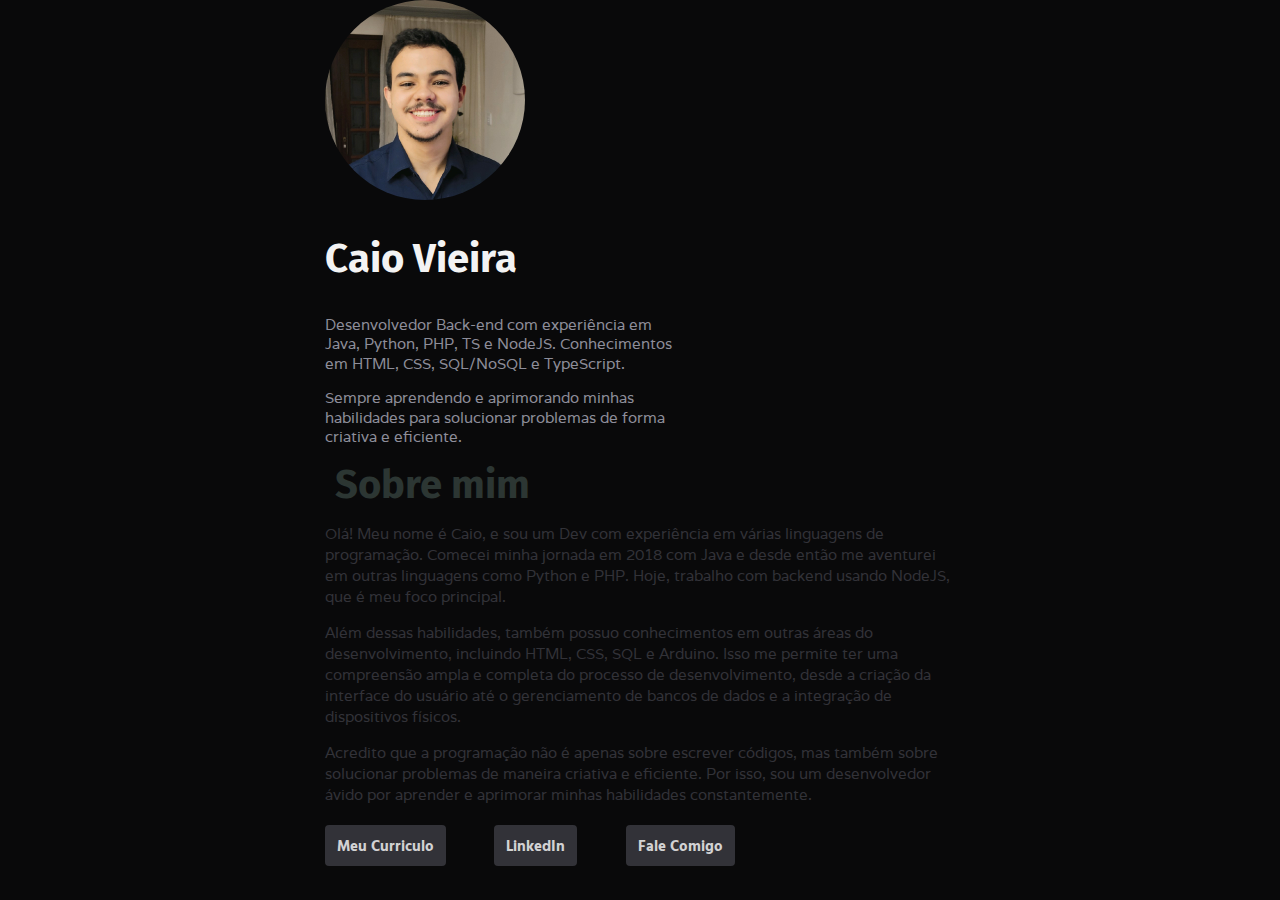
<file: index.html>
<!DOCTYPE html>
<html lang="en">
<head>
  <meta charset="UTF-8">
  <meta http-equiv="X-UA-Compatible" content="IE=edge">
  <meta name="viewport" content="width=device-width, initial-scale=1.0">
  <title>Caio Vieira</title>
  <link rel="stylesheet" href="style/system.css">
  <link rel="stylesheet" href="style/home.css">
</head>
<body>
  <div class="container">
    <div class="presentation">
      <div class="presentation-image">
        <img src="./img/foto1.jpeg" alt="minha foto" class="foto-round-1">
      </div>
      <div class="presentation-content">
        <h2 class="title-light-1">Caio Vieira</h2>
        <p class="body-text-light">Desenvolvedor Back-end com experiência em Java, Python, PHP, TS e NodeJS. Conhecimentos em HTML, CSS, SQL/NoSQL e TypeScript. </p>
        <p class="body-text-light">Sempre aprendendo e aprimorando minhas habilidades para solucionar problemas de forma criativa e eficiente.</p>
        <div class="social">
          
        </div>
      </div>
    </div>
    <div class="about">
      <h1 class="title-dark-1">Sobre mim</h1>
      <p class="body-text-dark">Olá! Meu nome é Caio, e sou um Dev com experiência em várias linguagens de programação. Comecei minha jornada em 2018 com Java e desde então me aventurei em outras linguagens como Python e PHP. Hoje, trabalho com backend usando NodeJS, que é meu foco principal.</p>
      <p class="body-text-dark">Além dessas habilidades, também possuo conhecimentos em outras áreas do desenvolvimento, incluindo HTML, CSS, SQL e Arduino. Isso me permite ter uma compreensão ampla e completa do processo de desenvolvimento, desde a criação da interface do usuário até o gerenciamento de bancos de dados e a integração de dispositivos físicos.</p>
      <p class="body-text-dark">Acredito que a programação não é apenas sobre escrever códigos, mas também sobre solucionar problemas de maneira criativa e eficiente. Por isso, sou um desenvolvedor ávido por aprender e aprimorar minhas habilidades constantemente.</p>

      <div class="about-link">
        <a href="./curriculum.html">Meu Curriculo</a>
        <a href="https://www.linkedin.com/in/caioviier/" target="_blank">LinkedIn</a>
        <a href="https://api.whatsapp.com/send?phone=5531984685434&text=Ol%C3%A1%20Caio!%20Tudo%20bem?%20Me%20chamo%20%5Bseu%20nome%5D%20e%20estou%20entrando%20em%20contato%20com%20voc%C3%AA%20a%20partir%20do%20seu%20site." target="_blank">Fale Comigo</a>
      </div>
    </div>
  </div>
  
</body>
</html>
</file>
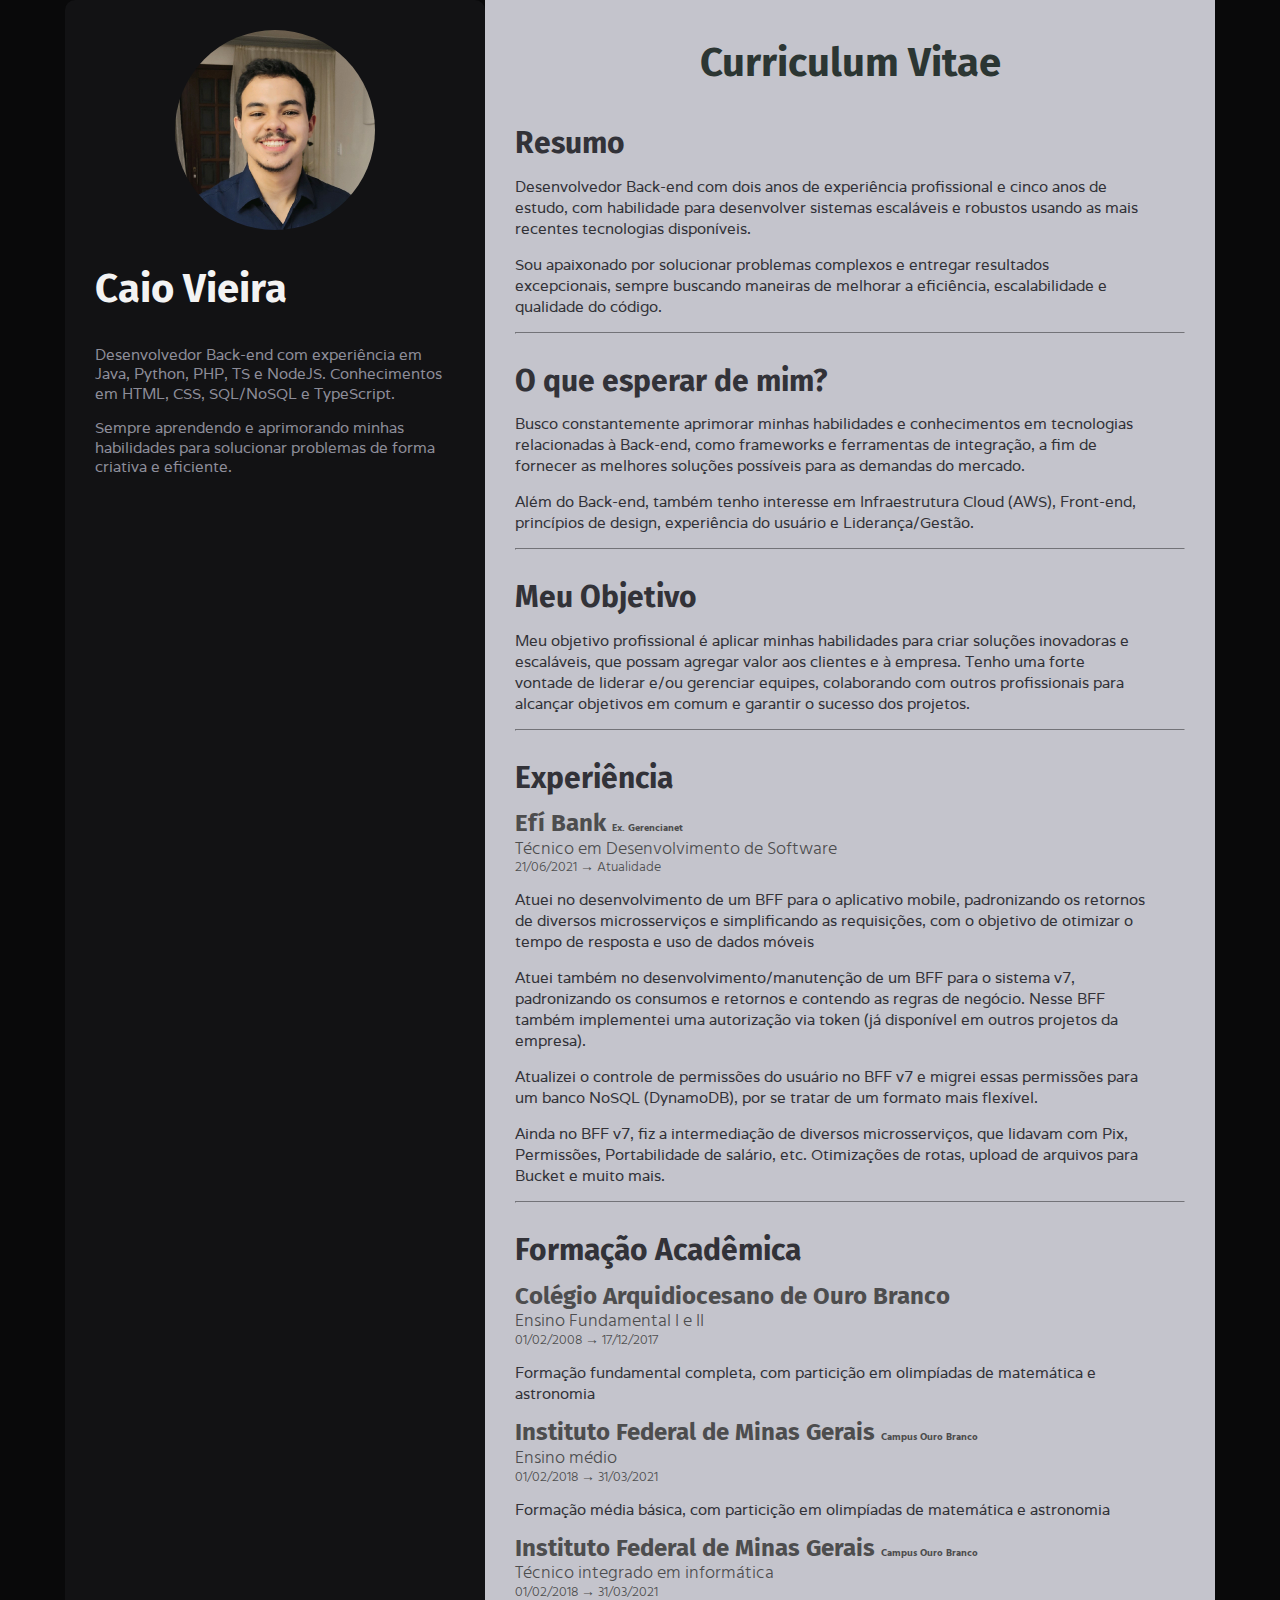
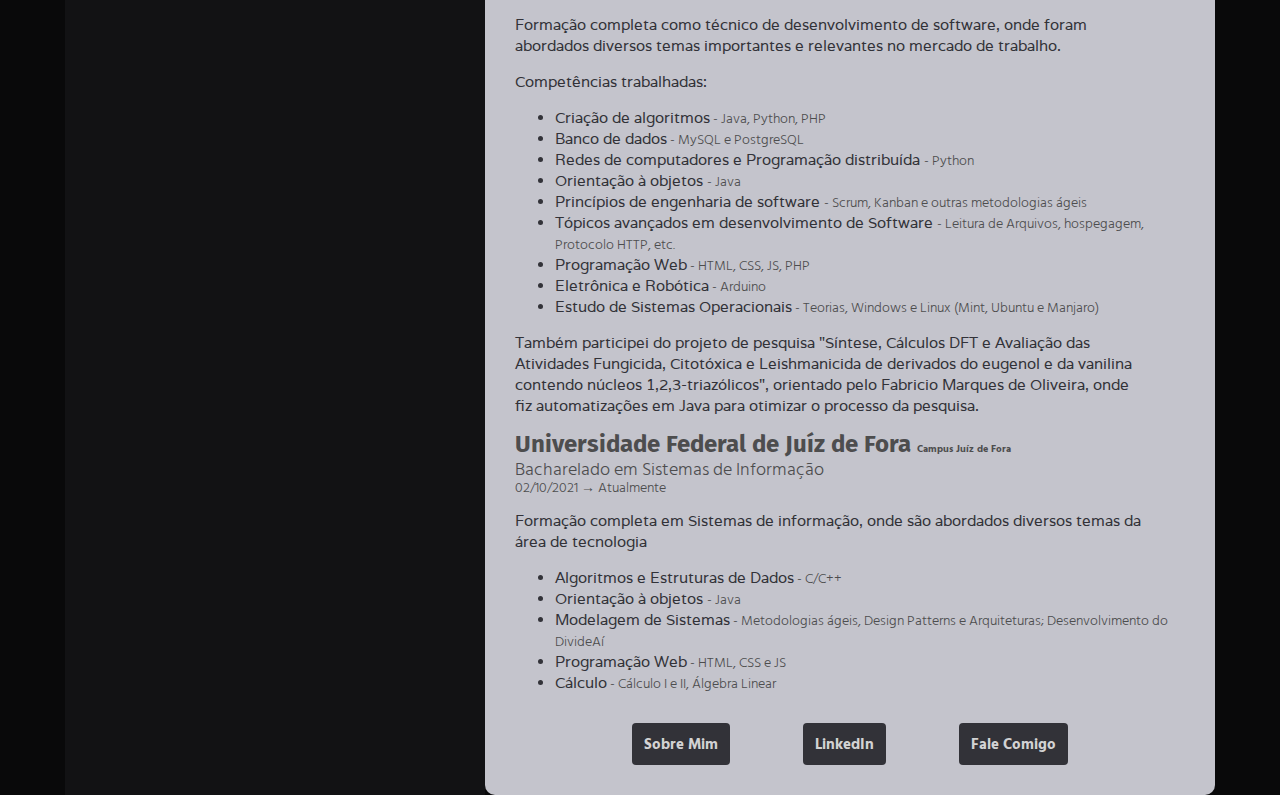
<file: curriculum.html>
<!DOCTYPE html>
<html lang="en">
<head>
  <meta charset="UTF-8">
  <meta http-equiv="X-UA-Compatible" content="IE=edge">
  <meta name="viewport" content="width=device-width, initial-scale=1.0">
  <title>Caio Vieira</title>
  <link rel="stylesheet" href="style/system.css">
  <link rel="stylesheet" href="style/curriculum.css">
</head>
<body>
  <div class="container">
    <div class="presentation">
      <div class="presentation-image">
        <img src="./img/foto1.jpeg" alt="minha foto" class="foto-round-1">
      </div>
      <div class="presentation-content">
        <h2 class="title-light-1">Caio Vieira</h2>
        <p class="body-text-light">Desenvolvedor Back-end com experiência em Java, Python, PHP, TS e NodeJS. Conhecimentos em HTML, CSS, SQL/NoSQL e TypeScript. </p>
        <p class="body-text-light">Sempre aprendendo e aprimorando minhas habilidades para solucionar problemas de forma criativa e eficiente.</p>
        <div class="social">
        </div>
      </div>
    </div>
    <div class="curriculum">
      <h1 class="title-dark-1">Curriculum Vitae</h1>
      <div class="curriculum-steps">
        
        <h2 class="title-dark-2">Resumo</h2>
        <p class="body-text-dark">
          Desenvolvedor Back-end com dois anos de experiência profissional e cinco anos de estudo, com habilidade para desenvolver sistemas escaláveis e robustos usando as mais recentes tecnologias disponíveis.
        </p>
        
        <p class="body-text-dark">
          Sou apaixonado por solucionar problemas complexos e entregar resultados excepcionais, sempre buscando maneiras de melhorar a eficiência, escalabilidade e qualidade do código.
        </p>

        <hr class="divider-dark">
        <h2 class="title-dark-2">O que esperar de mim?</h2>
        <p class="body-text-dark">Busco constantemente aprimorar minhas habilidades e conhecimentos em tecnologias relacionadas à Back-end, como frameworks e ferramentas de integração, a fim de fornecer as melhores soluções possíveis para as demandas do mercado.
        </p>
        <p class="body-text-dark">
          Além do Back-end, também tenho interesse em Infraestrutura Cloud (AWS), Front-end, princípios de design, experiência do usuário e Liderança/Gestão.
        </p>

        <hr class="divider-dark">
        <h2 class="title-dark-2">Meu Objetivo</h2>
        <p class="body-text-dark">Meu objetivo profissional é aplicar minhas habilidades para criar soluções inovadoras e escaláveis, que possam agregar valor aos clientes e à empresa. Tenho uma forte vontade de liderar e/ou gerenciar equipes, colaborando com outros profissionais para alcançar objetivos em comum e garantir o sucesso dos projetos. </p>

        <!-- <hr class="divider-dark">
        <h2 class="title-dark-2">Competências</h2>
        <h3 class="title-dark-3">Backend</h3>
        <p class="body-text-dark">NodeJS com Javascript e Typescript, Java e Python</p>
        <p class="body-text-dark">Bancos de dados Relacionais e Não Relacionais (MySQL, PostgreSQL, DynamoDB e MongoDB)</p>
        <h3 class="title-dark-3">Front-end</h3>
        <p class="body-text-dark">NodeJS com Javascript e Typescript, Java e Python</p> -->


        <hr class="divider-dark">
        <h2 class="title-dark-2">Experiência</h2>
        <h3 class="title-dark-3">Efí Bank <span class="subtitle-dark-3">Ex. Gerencianet</span></h3>
        <h4 class="title-dark-4">Técnico em Desenvolvimento de Software </h4>
        <span class="subtitle-dark-2">21/06/2021 → Atualidade</span>
        <p class="body-text-dark">
          Atuei no desenvolvimento de um BFF para o aplicativo mobile, padronizando os retornos de diversos microsserviços e simplificando as requisições, com o objetivo de otimizar o tempo de resposta e uso de dados móveis
        </p>
        <p class="body-text-dark">
          Atuei também no desenvolvimento/manutenção de um BFF para o sistema v7, padronizando os consumos e retornos e contendo as regras de negócio.
          Nesse BFF também implementei uma autorização via token (já disponível em outros projetos da empresa).
        </p>
        <p class="body-text-dark">
          Atualizei o controle de permissões do usuário no BFF v7 e migrei essas permissões para um banco NoSQL (DynamoDB), por se tratar de um formato mais flexível.
        </p>
        <p class="body-text-dark">
          Ainda no BFF v7, fiz a intermediação de diversos microsserviços, que lidavam com Pix, Permissões, Portabilidade de salário, etc. Otimizações de rotas, upload de arquivos para Bucket e muito mais.
        </p>

        <hr class="divider-dark">
        <h2 class="title-dark-2">Formação Acadêmica</h2>
        <h3 class="title-dark-3">
          Colégio Arquidiocesano de Ouro Branco
        </h3>
        <h4 class="title-dark-4">Ensino Fundamental I e II </h4>
        <span class="subtitle-dark-2">01/02/2008 → 17/12/2017</span>
        <p class="body-text-dark">Formação fundamental completa, com particição em olimpíadas de matemática e astronomia</p>

        <h3 class="title-dark-3">
          Instituto Federal de Minas Gerais <span class="subtitle-dark-3">Campus Ouro Branco</span>
        </h3>
        <h4 class="title-dark-4">Ensino médio </h4>
        <span class="subtitle-dark-2">01/02/2018 → 31/03/2021</span>
        <p class="body-text-dark">Formação média básica, com particição em olimpíadas de matemática e astronomia</p>

        <h3 class="title-dark-3">
          Instituto Federal de Minas Gerais <span class="subtitle-dark-3">Campus Ouro Branco</span>
        </h3>
        <h4 class="title-dark-4">Técnico integrado em informática </h4>
        <span class="subtitle-dark-2">01/02/2018 → 31/03/2021</span>
        <p class="body-text-dark">Formação completa como técnico de desenvolvimento de software, onde foram abordados diversos temas importantes e relevantes no mercado de trabalho.</p>
        <p class="body-text-dark"> Competências trabalhadas:
          <ul>
            <li>Criação de algoritmos<span class="subtitle-dark-2"> - Java, Python, PHP</span></li>
            <li>Banco de dados<span class="subtitle-dark-2"> - MySQL e PostgreSQL</span></li>
            <li>Redes de computadores e Programação distribuída <span class="subtitle-dark-2"> - Python</span></li>
            <li>Orientação à objetos <span class="subtitle-dark-2">- Java</span></li>
            <li>Princípios de engenharia de software <span class="subtitle-dark-2"> - Scrum, Kanban e outras metodologias ágeis</span></li>
            <li>Tópicos avançados em desenvolvimento de Software <span class="subtitle-dark-2">- Leitura de Arquivos, hospegagem, Protocolo HTTP, etc.</span></li>
            <li>Programação Web<span          class="subtitle-dark-2"> - HTML, CSS, JS, PHP</span></li>
            <li>Eletrônica e Robótica<span class="subtitle-dark-2"> - Arduino</span></li>
            <li>Estudo de Sistemas Operacionais<span class="subtitle-dark-2"> - Teorias, Windows e Linux (Mint, Ubuntu e Manjaro)</span></li>
          </ul>
        </p>
        <p class="body-text-dark">Também participei do projeto de pesquisa "Síntese, Cálculos DFT e Avaliação das Atividades Fungicida, Citotóxica e Leishmanicida de derivados do eugenol e da vanilina contendo núcleos 1,2,3-triazólicos", orientado pelo Fabricio Marques de Oliveira, onde fiz automatizações em Java para otimizar o processo da pesquisa. </p>


        <h3 class="title-dark-3">
          Universidade Federal de Juíz de Fora <span class="subtitle-dark-3">Campus Juíz de Fora</span>
        </h3>
        <h4 class="title-dark-4">Bacharelado em Sistemas de Informação </h4>
        <span class="subtitle-dark-2">02/10/2021 → Atualmente</span>
        <p class="body-text-dark">Formação completa em Sistemas de informação, onde são abordados diversos temas da área de tecnologia
          <ul>
            <li>Algoritmos e Estruturas de Dados<span class="subtitle-dark-2"> - C/C++</span></li>
            <li>Orientação à objetos <span class="subtitle-dark-2">- Java</span></li>
            <li>Modelagem de Sistemas<span class="subtitle-dark-2"> - Metodologias ágeis, Design Patterns e Arquiteturas; Desenvolvimento do DivideAí</span></li>
            <li>Programação Web<span class="subtitle-dark-2"> - HTML, CSS e JS</span></li>
            <li>Cálculo<span class="subtitle-dark-2"> - Cálculo I e II, Álgebra Linear</span></li>
          </ul>

        </p>

      </div>
      <div class="about-link">
        <a href="./index.html" target="">Sobre Mim</a>
        <a href="https://www.linkedin.com/in/caioviier/" target="_blank">LinkedIn</a>
        <a href="https://api.whatsapp.com/send?phone=5531984685434&text=Ol%C3%A1%20Caio!%20Tudo%20bem?%20Me%20chamo%20%5Bseu%20nome%5D%20e%20estou%20entrando%20em%20contato%20com%20voc%C3%AA%20a%20partir%20do%20seu%20site." target="_blank">Fale Comigo</a>
      </div>
    </div>
  </div>
  
</body>
</html>
</file>
<file: style/system.css>
@import url('https://fonts.googleapis.com/css2?family=Fira+Sans:wght@500&family=Hind+Vadodara:wght@500&family=Khula:wght@600&family=Varela&display=swap');

/*
    font-family: 'Fira Sans', sans-serif;

    font-family: 'Hind Vadodara', sans-serif;

    font-family: 'Khula', sans-serif;

    font-family: 'Varela', sans-serif;
*/


:root{ 

  --green-dark: #015F43;
  --green: #00875f;
  --green-light: #00b37a;

  --blue: #81d8f7;

  --gray-1: #09090a;
  --gray-2: #121214;
  --gray-3: #323238;
  --gray-4: #4d4d4e;
  --gray-5: #8d8d99;
  --gray-6: #a1a1a3;
  --gray-7: #c4c4cc;
  --gray-8: #d2d2d3;
  --gray-9: #e4e4eb;
  --gray-10: #e1e1e6;

  --base-dark: #2C3633;
  --base-gray: #2b3632;
  --base-medium: #335F50;
  --base-light: #00AA7D;
  --base-white: #f3f3f3;
  --base-black: #111111;
  --alternative: #8F5292;
  --alternative-light: #D138BF;
  --alternative-black: #494947;
  --alternative-base: #35FF69;
  --absolute-white: #ffffff;


  font-size: 10px;
}


*,
*::before,
*::after {
  box-sizing: border-box;
}


:root {
  -moz-tab-size: 4;
  -o-tab-size: 4;
     tab-size: 4;
}


html {
  line-height: 1.15; /* 1 */
  -webkit-text-size-adjust: 100%; /* 2 */
  height: 100%;
}



body {
  margin: 0;
  background-color: var(--gray-1);
  height: 100%;
  display: flex;
  flex-direction: column;
  align-items: center;
}

.foto-round-1 {
  width: 20rem;
  height: 20rem;
  border-radius: 100%;
}

.title-light-1 {
  font-family: 'Fira Sans', sans-serif;
  font-size: 4rem;
  /* margin: 1rem; */
  color: var(--base-white)
}

.title-dark-1 {
  font-family: 'Fira Sans', sans-serif;
  font-size: 4rem;
  margin: 1rem;
  color: var(--base-dark)
}

.title-dark-2 {
  font-family: 'Fira Sans', sans-serif;
  font-size: 3rem;
  margin: 3rem 0 0 0;
  color: var(--gray-3)
}
.title-dark-3 {
  font-family: 'Fira Sans', sans-serif;
  font-size: 2.4rem;
  margin: 1.5rem 0 0 0;
  color: var(--gray-4)
}

.title-dark-4 {
  font-family: 'Hind Vadodara', sans-serif;
  font-size: 1.8rem;
  font-weight: 300;
  margin: 0 0 0 0;
  color: var(--gray-4)
}

.subtitle-dark-1 {
  color: var(--gray-2);
  font-family: 'Varela', sans-serif;
  font-size: 1.5rem;
  font-weight: 600;
  line-height: 1.4;
}

.subtitle-dark-2 {
  font-family: 'Hind Vadodara', sans-serif;
  font-size: 1.4rem;
  font-weight: 300;
  margin: 0.6rem 0 0 0;
  color: var(--gray-4)
}

.subtitle-dark-3 {
  font-family: 'Hind Vadodara', sans-serif;
  font-size: 1rem;
  margin: 1rem 0 0 0;
  color: var(--gray-4)
}

.body-text-light {
  color: var(--gray-5);
  font-family: 'Varela', sans-serif;
  font-size: 1.5rem;
  max-width: 40ch;
  line-height: 1.3;
}
.body-text-dark {
  color: var(--gray-3);
  font-family: 'Varela', sans-serif;
  font-size: 1.5rem;
  max-width: 70ch;
  line-height: 1.4;
}

.about-link{
  margin-top: 2rem;
  width: 65%;
  display: flex;
  align-items: center;
  justify-content: space-between;
}

.about-link a { 
  font-family: 'Hind Vadodara', sans-serif;
  font-size: 1.5rem;
  text-decoration: none;
  font-weight: 700;

  padding: 1.2rem;
  border-radius: 0.4rem;

  background-color: var(--gray-3);
  
  color: var(--gray-8);
}

.about-link a:hover { 
  transition: 0.3s ease-in-out;

  background-color: var(--gray-2);
  
  color: var(--gray-9);
}

.divider-dark {
  border-color: var(--gray-7);
}

.divider-light {
  border-color: var(--gray-3);
}
ul li { 
  color: var(--gray-3);
  font-family: 'Varela', sans-serif;
  font-size: 1.5rem;
  max-width: 70ch;
  line-height: 1.4;
}
</file>
<file: style/home.css>
@media screen and (max-width: 1200px) {
  .about-link{
    width: 80%;
  }
}


@media screen and (max-width: 1000px) {
  .container {
    flex-direction: column;
  }

  .presentation {
    flex-direction: row;
    justify-content: space-around;
  }

  .presentation{
    border-radius: 1rem 1rem 0 0;
  }
  .about{
    border-radius: 0 0 1rem 1rem;
  }
}

@media screen and (max-width: 800px) {
  .container {
    flex-direction: column;
  }

  .presentation {
    flex-direction: column;
    justify-content: center;
  }

  .presentation-content {
    display: flex;
    flex-direction: column;
    align-items: center;
  }

  .title-1{
    margin: 2.5rem 1rem 1rem 1rem;
  }

  .body-text-light {
    max-width: 50ch;
  }
  .body-text-dark {
    max-width: 50ch;
  }

}

@media screen and (max-width: 630px) {
  .about-link{
    display: flex;
    align-items: center;
    justify-content: center;
    flex-direction: column;
    width: 100%;
  }
  .about-link a{
    margin: 1rem;
    width: 100%;
    text-align: center;
  }
}

@media screen and (max-width: 530px) {
  .container {
    flex-direction: column;
    margin: auto 2rem;
  }

  .presentation {
    flex-direction: column;
    justify-content: center;
  }

  .presentation-content {
    display: flex;
    flex-direction: column;
    align-items: center;
  }

  .title-1{
    margin: 2.5rem 1rem 1rem 1rem;
  }

  .body-text-light {
    max-width: 50ch;
  }
  .body-text-dark {
    max-width: 50ch;
  }

}
</file>
<file: style/curriculum.css>
.container {
  display: flex;
  flex-direction: row;
  margin: auto 6rem;
  justify-content: space-around;
}

.presentation {
  background-color: var(--gray-2);
  display: flex;
  flex-direction: column;
  align-items: center;
  height: 100%;
  border-radius: 1rem 1rem 0 0;
  padding: 3rem;

}

.curriculum {
  background-color: var(--gray-7);
  display: flex;
  flex-direction: column;
  align-items: center;
  border-radius: 0 0 1rem 1rem;

  padding: 3rem;

}




@media screen and (max-width: 1200px) {
  .about-link{
    width: 80%;
  }
  .container {
    flex-direction: column;
  }

  .presentation {
    flex-direction: row;
    justify-content: space-around;
  }

  .presentation{
    border-radius: 1rem 1rem 0 0;
  }
  .about{
    border-radius: 0 0 1rem 1rem;
  }
}

@media screen and (max-width: 800px) {
  .container {
    flex-direction: column;
  }

  .presentation {
    flex-direction: column;
    justify-content: center;
  }

  .presentation-content {
    display: flex;
    flex-direction: column;
    align-items: center;
  }

  .title-1{
    margin: 2.5rem 1rem 1rem 1rem;
  }

  .body-text-light {
    max-width: 60ch;
  }
  .body-text-dark {
    max-width: 60ch;
  }

}

@media screen and (max-width: 630px) {
  .about-link{
    display: flex;
    align-items: center;
    justify-content: center;
    flex-direction: column;
    width: 100%;
  }
  .about-link a{
    margin: 1rem;
    width: 100%;
    text-align: center;
  }
}

@media screen and (max-width: 600px) {
  .container {
    flex-direction: column;
    margin: auto 2rem;
  }

  .presentation {
    flex-direction: column;
    justify-content: center;
  }

  .presentation-content {
    display: flex;
    flex-direction: column;
    align-items: center;
  }

  .title-1{
    margin: 2.5rem 1rem 1rem 1rem;
  }

  .body-text-light {
    max-width: 50ch;
  }
  .body-text-dark {
    max-width: 50ch;
  }

}
</file>
